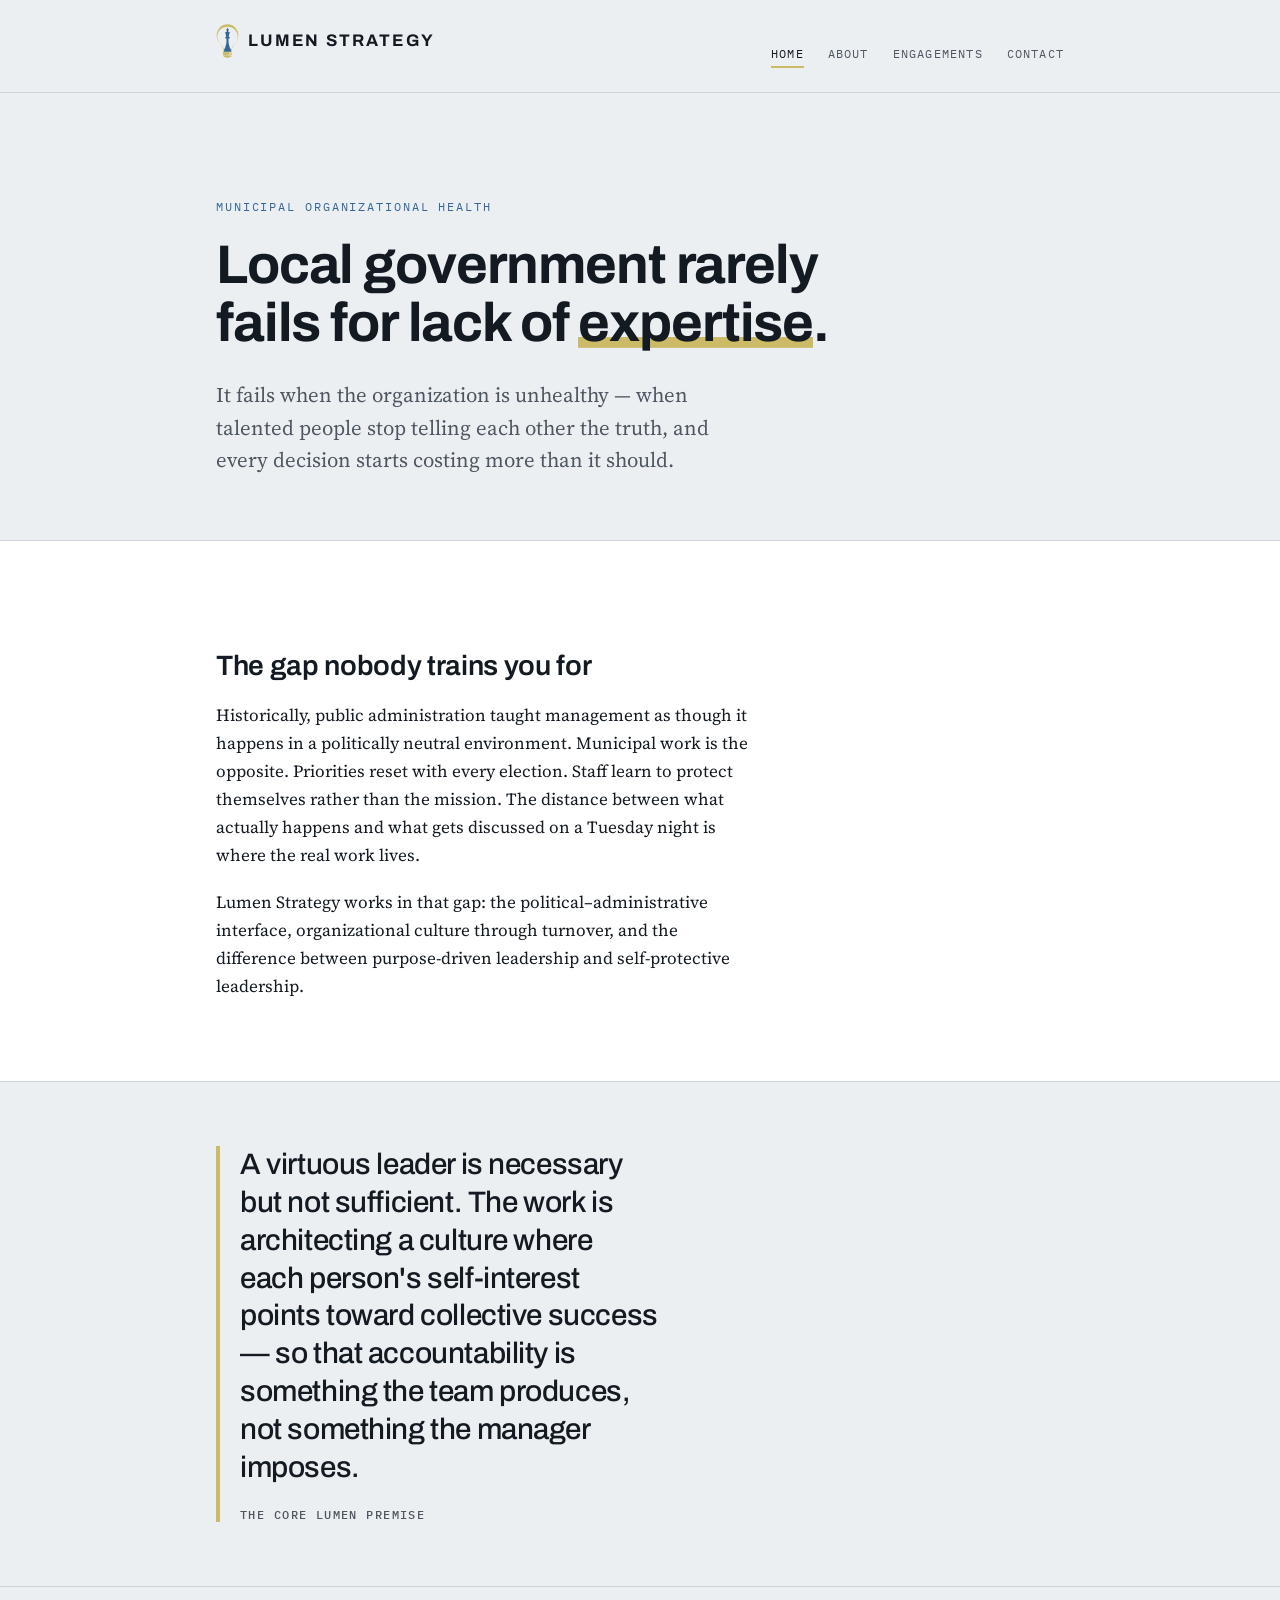
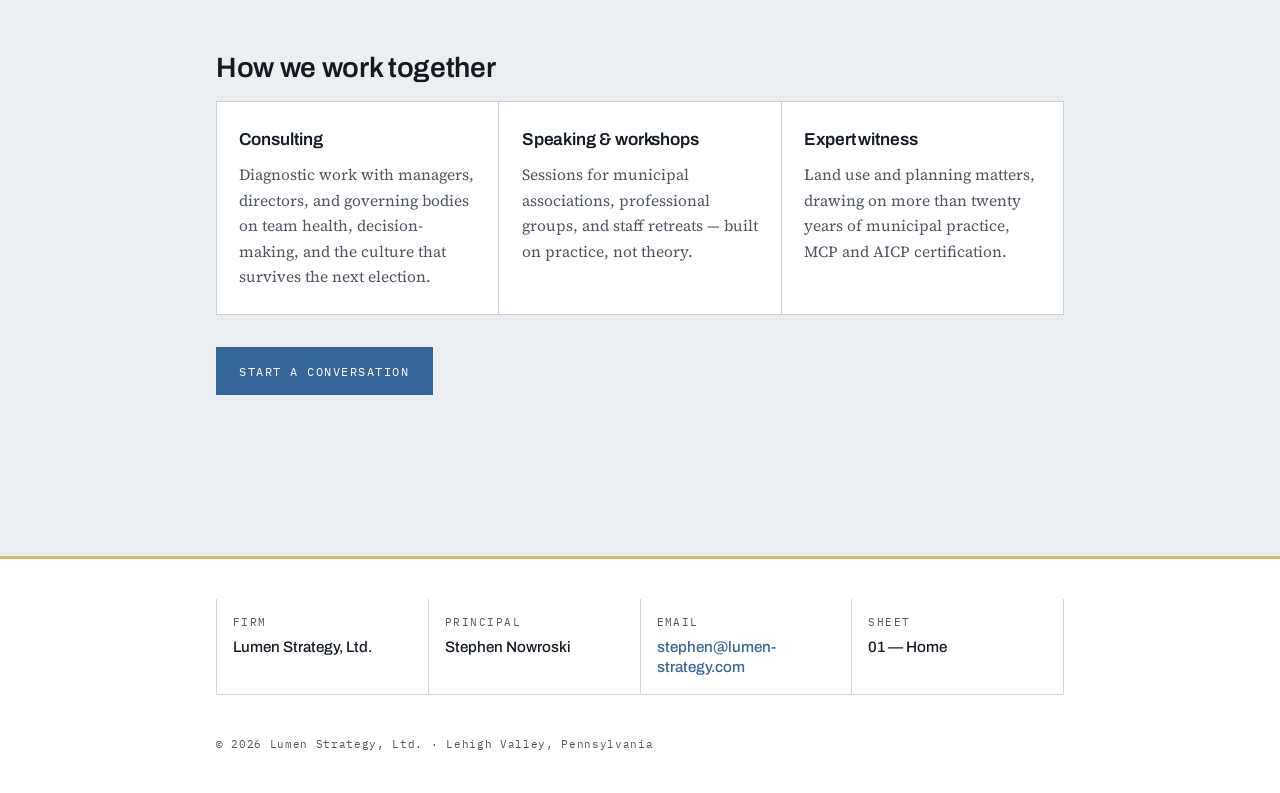
<file: index.html>
<!DOCTYPE html>
<html lang="en">
<head>
<meta charset="utf-8">
<meta name="viewport" content="width=device-width, initial-scale=1">
<title>Lumen Strategy, Ltd. — Municipal organizational health</title>
<meta name="description" content="Lumen Strategy helps municipal organizations build healthy cultures — consulting, speaking, and expert witness services for local government.">
<link rel="preconnect" href="https://fonts.googleapis.com">
<link rel="preconnect" href="https://fonts.gstatic.com" crossorigin>
<link href="https://fonts.googleapis.com/css2?family=Archivo:wght@500;600;700&family=IBM+Plex+Mono:wght@400;600&family=Source+Serif+4:opsz,wght@8..60,400;8..60,600&display=swap" rel="stylesheet">
<link rel="icon" href="images/favicon.png" type="image/png">
<link rel="apple-touch-icon" href="images/favicon.png">
<link rel="stylesheet" href="style.css">
</head>
<body>
<a class="skip" href="#main">Skip to content</a>

<!-- ===== Masthead: identical on every page ===== -->
<header class="masthead">
  <div class="wrap masthead__inner">
    <a class="wordmark" href="index.html">
      <img src="images/lumen-mark.svg" alt="" width="28" height="41"> Lumen Strategy
    </a>
    <nav class="nav" aria-label="Main">
      <a href="index.html" aria-current="page">Home</a>
      <a href="about.html">About</a>
      <a href="engagements.html">Engagements</a>
      <a href="contact.html">Contact</a>
    </nav>
  </div>
</header>

<main id="main">

  <section class="hero">
    <div class="wrap">
      <p class="eyebrow rise">Municipal organizational health</p>
      <h1 class="headline rise">Local government rarely fails for lack of <span class="mark">expertise</span>.</h1>
      <p class="deck rise">It fails when the organization is unhealthy — when talented people stop telling each other the truth, and every decision starts costing more than it should.</p>
    </div>
  </section>

  <section class="band band--white">
    <div class="wrap prose">
      <h2>The gap nobody trains you for</h2>
      <p>Historically, public administration taught management as though it happens in a politically neutral environment. Municipal work is the opposite. Priorities reset with every election. Staff learn to protect themselves rather than the mission. The distance between what actually happens and what gets discussed on a Tuesday night is where the real work lives.</p>
      <p>Lumen Strategy works in that gap: the political–administrative interface, organizational culture through turnover, and the difference between purpose-driven leadership and self-protective leadership.</p>
    </div>
  </section>

  <section class="band">
    <div class="wrap">
      <p class="pull">A virtuous leader is necessary but not sufficient. The work is architecting a culture where each person's self-interest points toward collective success — so that accountability is something the team produces, not something the manager imposes.
        <cite>The core Lumen premise</cite></p>
    </div>
  </section>

  <section class="band band--ruled">
    <div class="wrap">
      <h2>How we work together</h2>
      <ul class="services">
        <li>
          <h3>Consulting</h3>
          <p>Diagnostic work with managers, directors, and governing bodies on team health, decision-making, and the culture that survives the next election.</p>
        </li>
        <li>
          <h3>Speaking &amp; workshops</h3>
          <p>Sessions for municipal associations, professional groups, and staff retreats — built on practice, not theory.</p>
        </li>
        <li>
          <h3>Expert witness</h3>
          <p>Land use and planning matters, drawing on more than twenty years of municipal practice, MCP and AICP certification.</p>
        </li>
      </ul>
      <p style="margin-top:2rem;"><a class="btn" href="contact.html">Start a conversation</a></p>
    </div>
  </section>

</main>

<!-- ===== Title block: identical on every page except the SHEET cell ===== -->
<footer class="titleblock">
  <div class="wrap">
    <dl class="titleblock__grid">
      <div class="cell">
        <dt>Firm</dt>
        <dd>Lumen Strategy, Ltd.</dd>
      </div>
      <div class="cell">
        <dt>Principal</dt>
        <dd>Stephen Nowroski</dd>
      </div>
      <div class="cell">
        <dt>Email</dt>
        <dd><a href="mailto:stephen@lumen-strategy.com">stephen@lumen-strategy.com</a></dd>
      </div>
      <div class="cell">
        <dt>Sheet</dt>
        <dd>01 — Home</dd>
      </div>
    </dl>
    <p class="colophon">&copy; 2026 Lumen Strategy, Ltd. · Lehigh Valley, Pennsylvania</p>
  </div>
</footer>

</body>
</html>
</file>
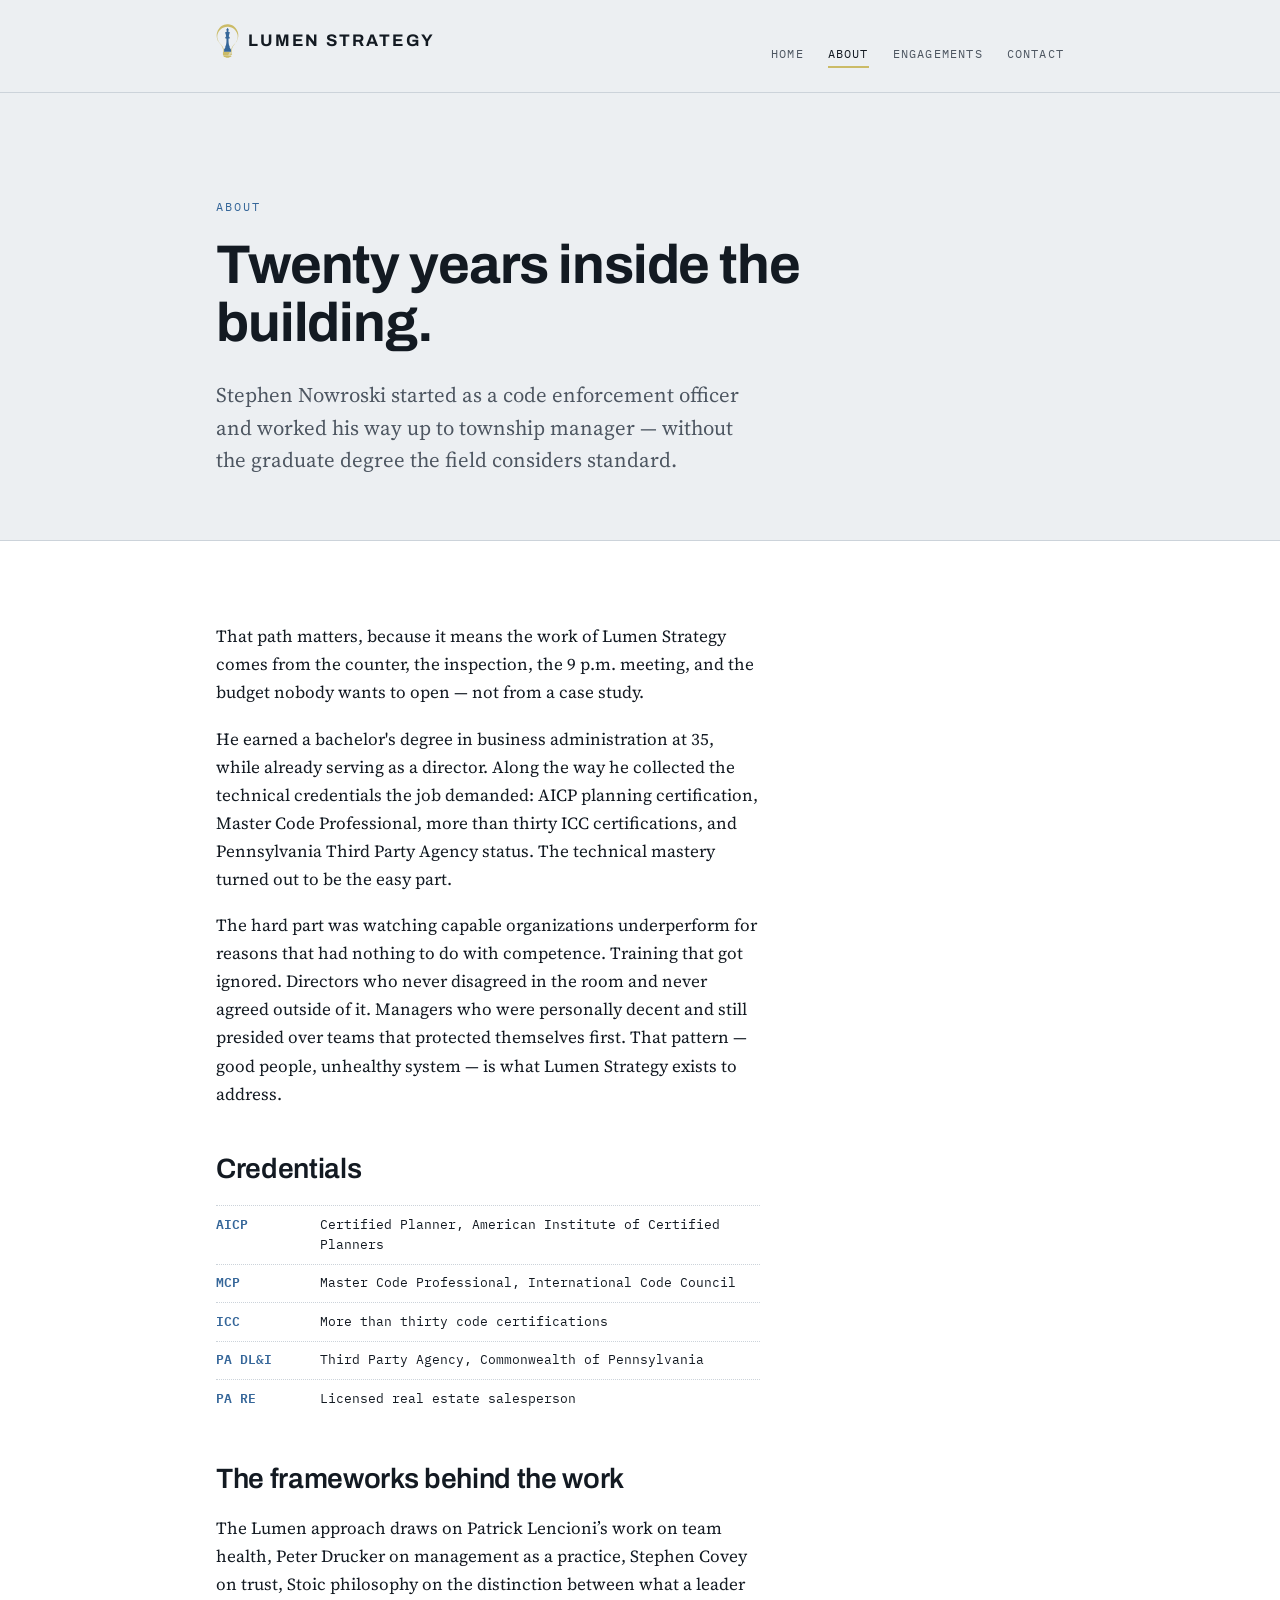
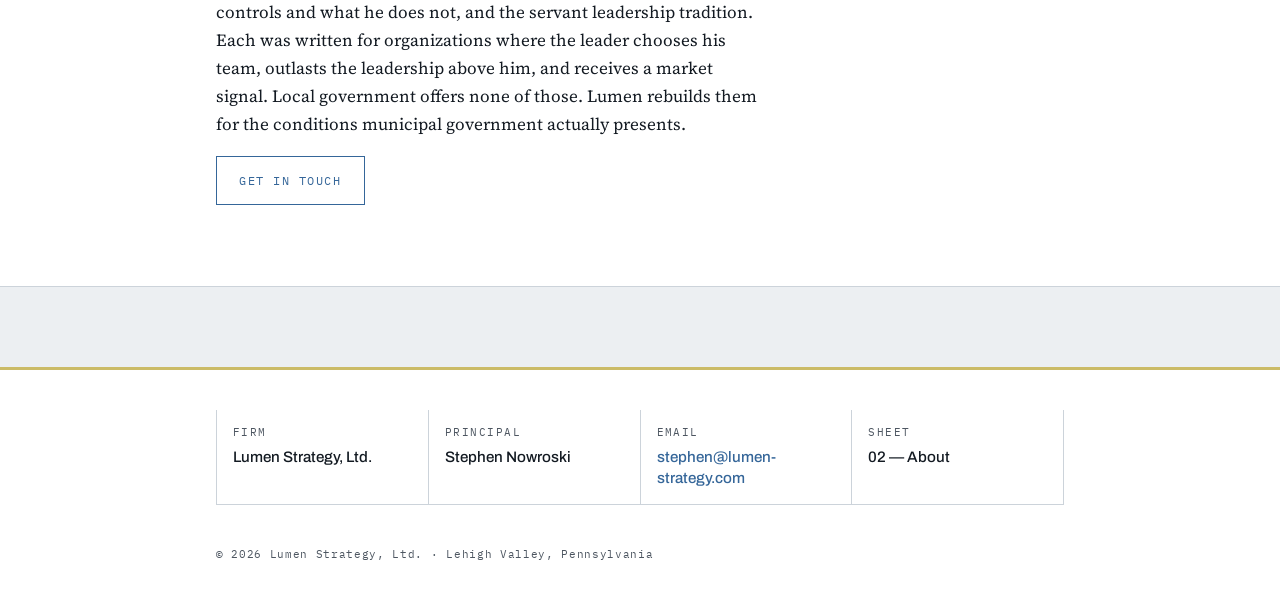
<file: about.html>
<!DOCTYPE html>
<html lang="en">
<head>
<meta charset="utf-8">
<meta name="viewport" content="width=device-width, initial-scale=1">
<title>About — Lumen Strategy, Ltd.</title>
<meta name="description" content="Stephen Nowroski, AICP — twenty years in municipal practice, from code enforcement officer to township manager.">
<link rel="preconnect" href="https://fonts.googleapis.com">
<link rel="preconnect" href="https://fonts.gstatic.com" crossorigin>
<link href="https://fonts.googleapis.com/css2?family=Archivo:wght@500;600;700&family=IBM+Plex+Mono:wght@400;600&family=Source+Serif+4:opsz,wght@8..60,400;8..60,600&display=swap" rel="stylesheet">
<link rel="icon" href="images/favicon.png" type="image/png">
<link rel="apple-touch-icon" href="images/favicon.png">
<link rel="stylesheet" href="style.css">
</head>
<body>
<a class="skip" href="#main">Skip to content</a>

<header class="masthead">
  <div class="wrap masthead__inner">
    <a class="wordmark" href="index.html">
      <img src="images/lumen-mark.svg" alt="" width="28" height="41"> Lumen Strategy
    </a>
    <nav class="nav" aria-label="Main">
      <a href="index.html">Home</a>
      <a href="about.html" aria-current="page">About</a>
      <a href="engagements.html">Engagements</a>
      <a href="contact.html">Contact</a>
    </nav>
  </div>
</header>

<main id="main">

  <section class="hero">
    <div class="wrap">
      <p class="eyebrow rise">About</p>
      <h1 class="headline rise">Twenty years inside the building.</h1>
      <p class="deck rise">Stephen Nowroski started as a code enforcement officer and worked his way up to township manager — without the graduate degree the field considers standard.</p>
    </div>
  </section>

  <section class="band band--white">
    <div class="wrap prose">
      <p>That path matters, because it means the work of Lumen Strategy comes from the counter, the inspection, the 9 p.m. meeting, and the budget nobody wants to open — not from a case study.</p>

      <p>He earned a bachelor's degree in business administration at 35, while already serving as a director. Along the way he collected the technical credentials the job demanded: AICP planning certification, Master Code Professional, more than thirty ICC certifications, and Pennsylvania Third Party Agency status. The technical mastery turned out to be the easy part.</p>

      <p>The hard part was watching capable organizations underperform for reasons that had nothing to do with competence. Training that got ignored. Directors who never disagreed in the room and never agreed outside of it. Managers who were personally decent and still presided over teams that protected themselves first. That pattern — good people, unhealthy system — is what Lumen Strategy exists to address.</p>

      <h2>Credentials</h2>
      <ul class="creds">
        <li><b>AICP</b> Certified Planner, American Institute of Certified Planners</li>
        <li><b>MCP</b> Master Code Professional, International Code Council</li>
        <li><b>ICC</b> More than thirty code certifications</li>
        <li><b>PA DL&amp;I</b> Third Party Agency, Commonwealth of Pennsylvania</li>
        <li><b>PA RE</b> Licensed real estate salesperson</li>
      </ul>

      <h2>The frameworks behind the work</h2>
      <p>The Lumen approach draws on Patrick Lencioni’s work on team health, Peter Drucker on management as a practice, Stephen Covey on trust, Stoic philosophy on the distinction between what a leader controls and what he does not, and the servant leadership tradition. Each was written for organizations where the leader chooses his team, outlasts the leadership above him, and receives a market signal. Local government offers none of those. Lumen rebuilds them for the conditions municipal government actually presents.</p>

      <p><a class="btn btn--quiet" href="contact.html">Get in touch</a></p>
    </div>
  </section>

</main>

<footer class="titleblock">
  <div class="wrap">
    <dl class="titleblock__grid">
      <div class="cell">
        <dt>Firm</dt>
        <dd>Lumen Strategy, Ltd.</dd>
      </div>
      <div class="cell">
        <dt>Principal</dt>
        <dd>Stephen Nowroski</dd>
      </div>
      <div class="cell">
        <dt>Email</dt>
        <dd><a href="mailto:stephen@lumen-strategy.com">stephen@lumen-strategy.com</a></dd>
      </div>
      <div class="cell">
        <dt>Sheet</dt>
        <dd>02 — About</dd>
      </div>
    </dl>
    <p class="colophon">&copy; 2026 Lumen Strategy, Ltd. · Lehigh Valley, Pennsylvania</p>
  </div>
</footer>

</body>
</html>
</file>
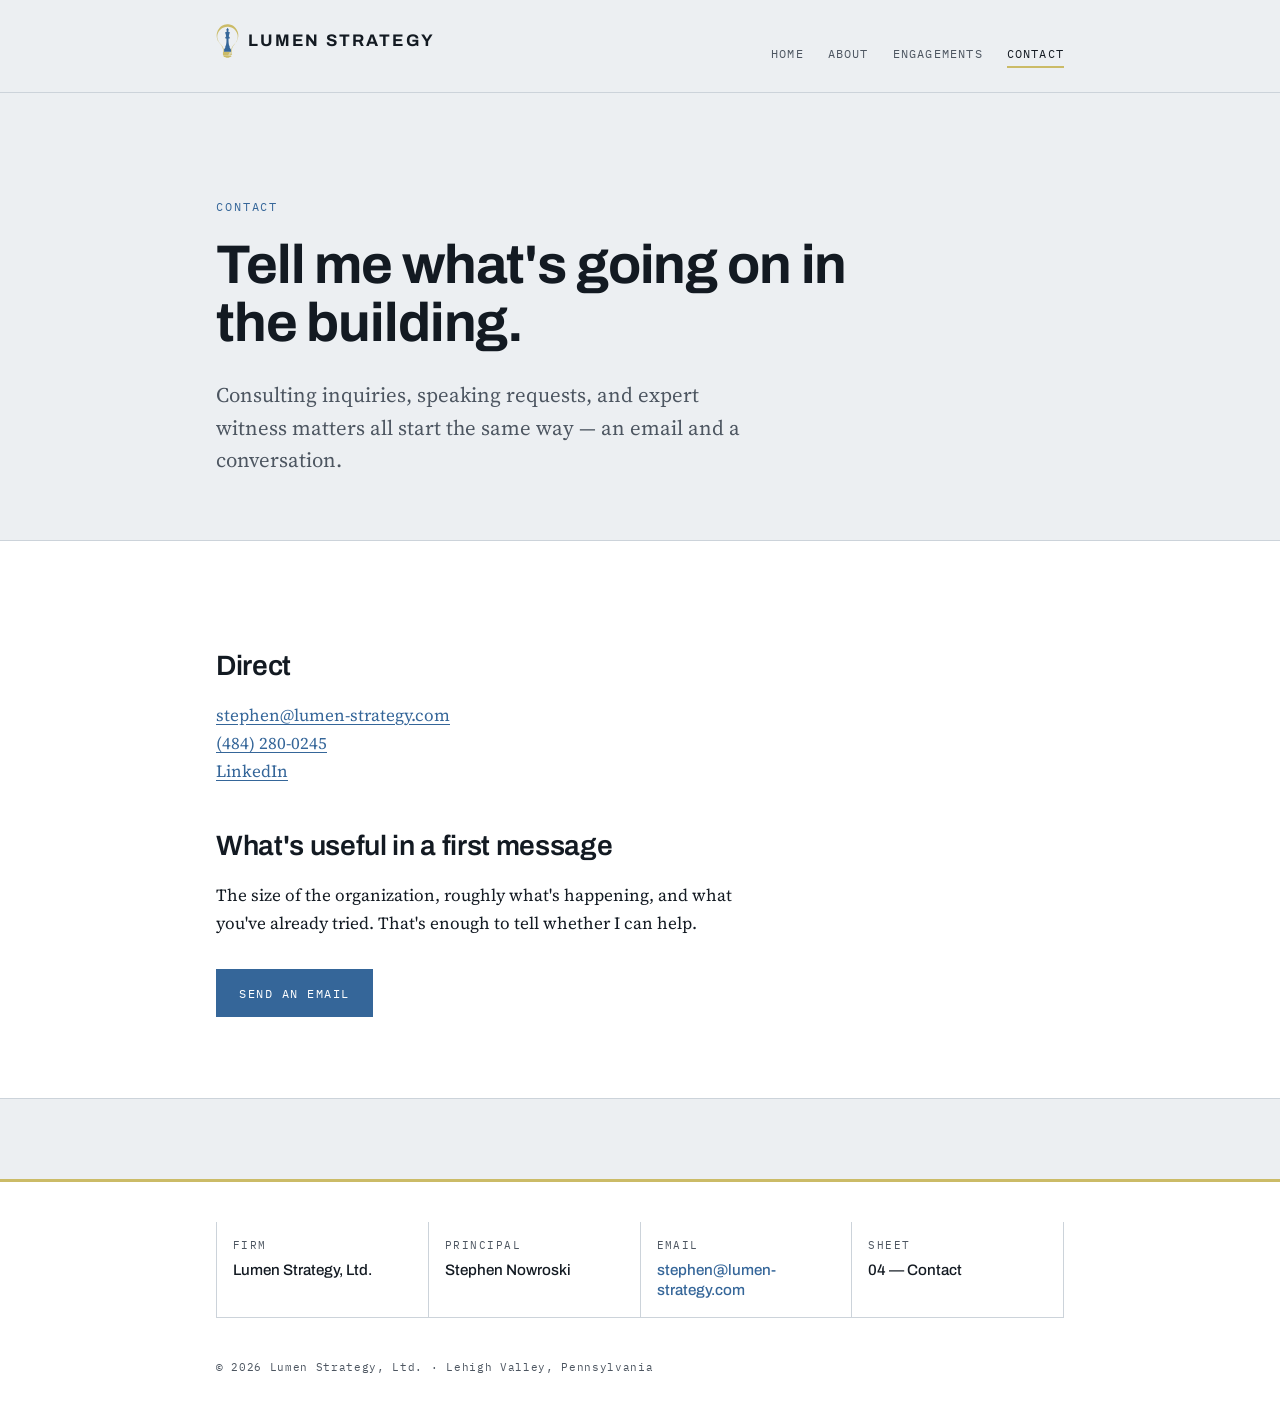
<file: contact.html>
<!DOCTYPE html>
<html lang="en">
<head>
<meta charset="utf-8">
<meta name="viewport" content="width=device-width, initial-scale=1">
<title>Contact — Lumen Strategy, Ltd.</title>
<meta name="description" content="Contact Lumen Strategy, Ltd. about consulting, speaking, or expert witness work.">
<link rel="preconnect" href="https://fonts.googleapis.com">
<link rel="preconnect" href="https://fonts.gstatic.com" crossorigin>
<link href="https://fonts.googleapis.com/css2?family=Archivo:wght@500;600;700&family=IBM+Plex+Mono:wght@400;600&family=Source+Serif+4:opsz,wght@8..60,400;8..60,600&display=swap" rel="stylesheet">
<link rel="icon" href="images/favicon.png" type="image/png">
<link rel="apple-touch-icon" href="images/favicon.png">
<link rel="stylesheet" href="style.css">
</head>
<body>
<a class="skip" href="#main">Skip to content</a>

<header class="masthead">
  <div class="wrap masthead__inner">
    <a class="wordmark" href="index.html">
      <img src="images/lumen-mark.svg" alt="" width="28" height="41"> Lumen Strategy
    </a>
    <nav class="nav" aria-label="Main">
      <a href="index.html">Home</a>
      <a href="about.html">About</a>
      <a href="engagements.html">Engagements</a>
      <a href="contact.html" aria-current="page">Contact</a>
    </nav>
  </div>
</header>

<main id="main">

  <section class="hero">
    <div class="wrap">
      <p class="eyebrow rise">Contact</p>
      <h1 class="headline rise">Tell me what's going on in the building.</h1>
      <p class="deck rise">Consulting inquiries, speaking requests, and expert witness matters all start the same way — an email and a conversation.</p>
    </div>
  </section>

  <section class="band band--white">
    <div class="wrap prose">
      <h2>Direct</h2>
      <p>
        <a href="mailto:stephen@lumen-strategy.com">stephen@lumen-strategy.com</a><br>
        <a href="tel:+14842800245">(484) 280-0245</a><br>
        <a href="https://www.linkedin.com/in/snowroski/" rel="noopener">LinkedIn</a>
      </p>

      <h2>What's useful in a first message</h2>
      <p>The size of the organization, roughly what's happening, and what you've already tried. That's enough to tell whether I can help.</p>

      <p style="margin-top:2rem;"><a class="btn" href="mailto:stephen@lumen-strategy.com">Send an email</a></p>
    </div>
  </section>

</main>

<footer class="titleblock">
  <div class="wrap">
    <dl class="titleblock__grid">
      <div class="cell">
        <dt>Firm</dt>
        <dd>Lumen Strategy, Ltd.</dd>
      </div>
      <div class="cell">
        <dt>Principal</dt>
        <dd>Stephen Nowroski</dd>
      </div>
      <div class="cell">
        <dt>Email</dt>
        <dd><a href="mailto:stephen@lumen-strategy.com">stephen@lumen-strategy.com</a></dd>
      </div>
      <div class="cell">
        <dt>Sheet</dt>
        <dd>04 — Contact</dd>
      </div>
    </dl>
    <p class="colophon">&copy; 2026 Lumen Strategy, Ltd. · Lehigh Valley, Pennsylvania</p>
  </div>
</footer>

</body>
</html>
</file>
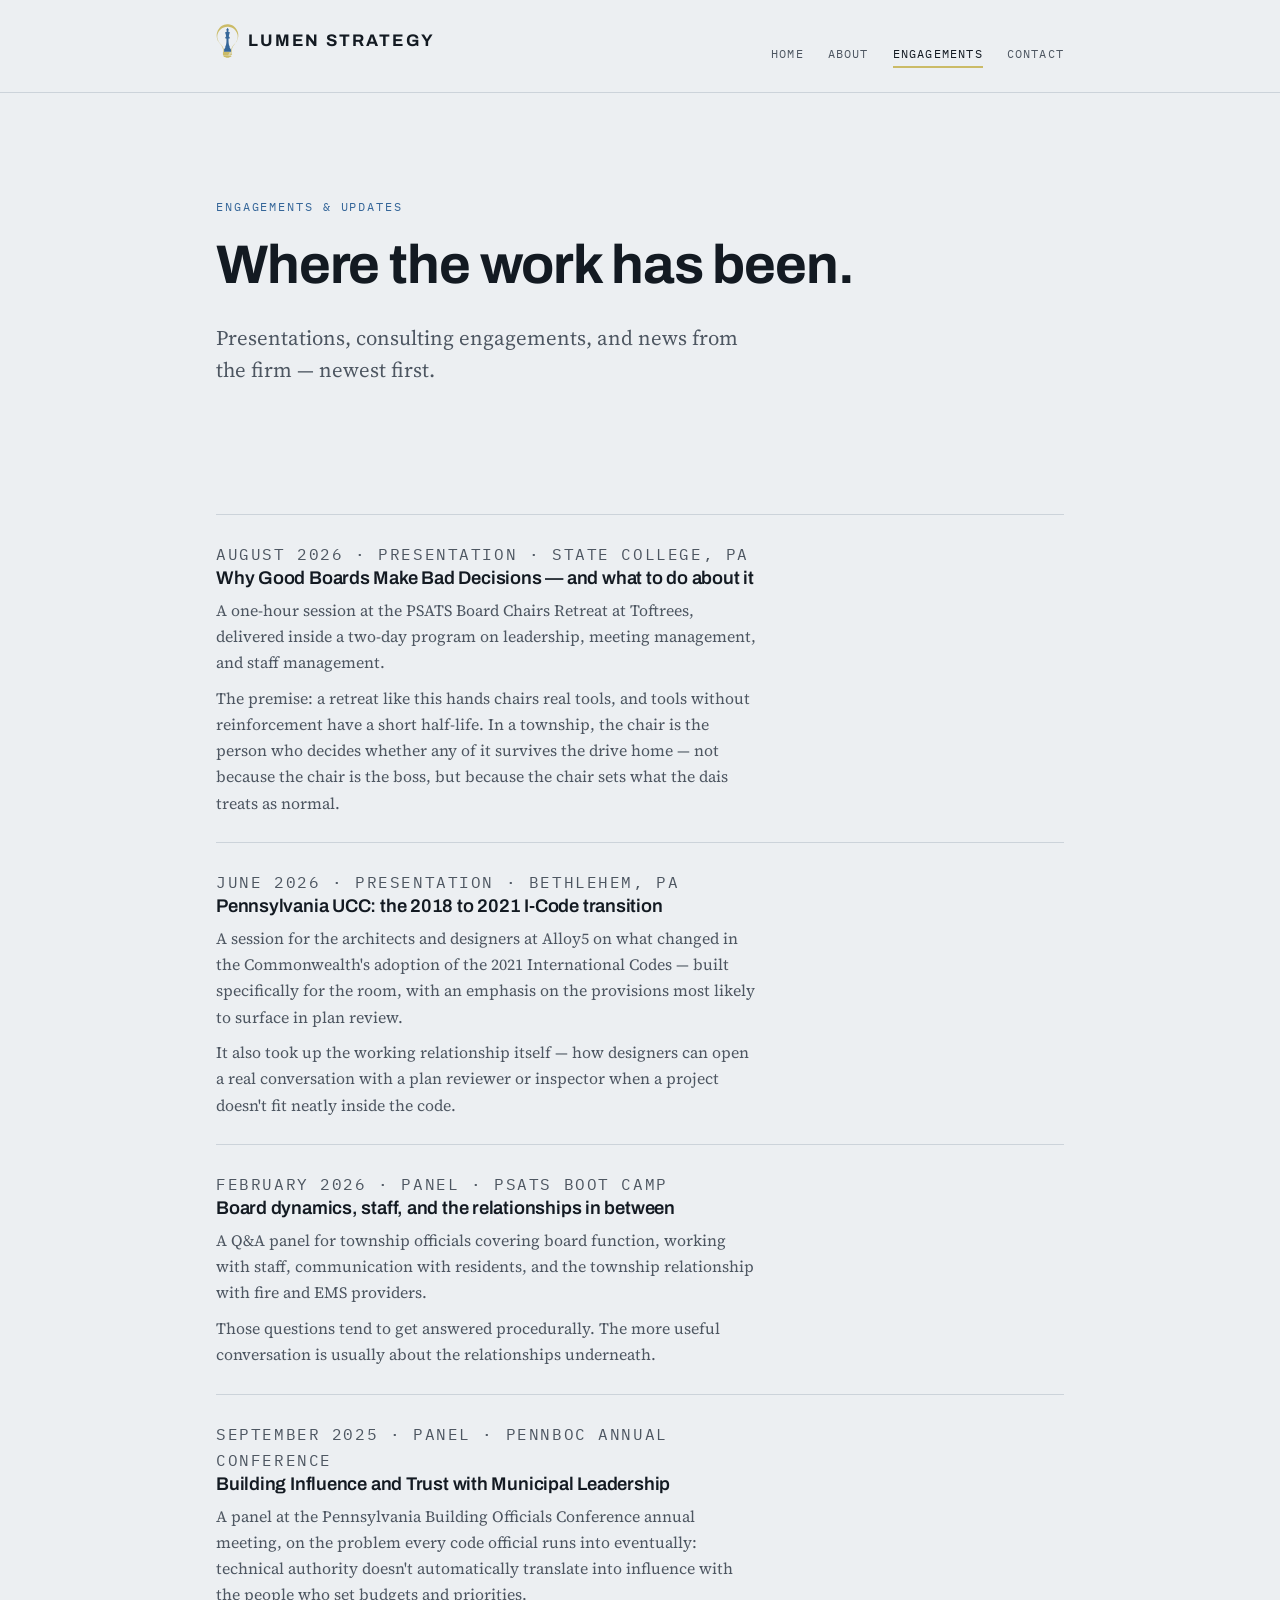
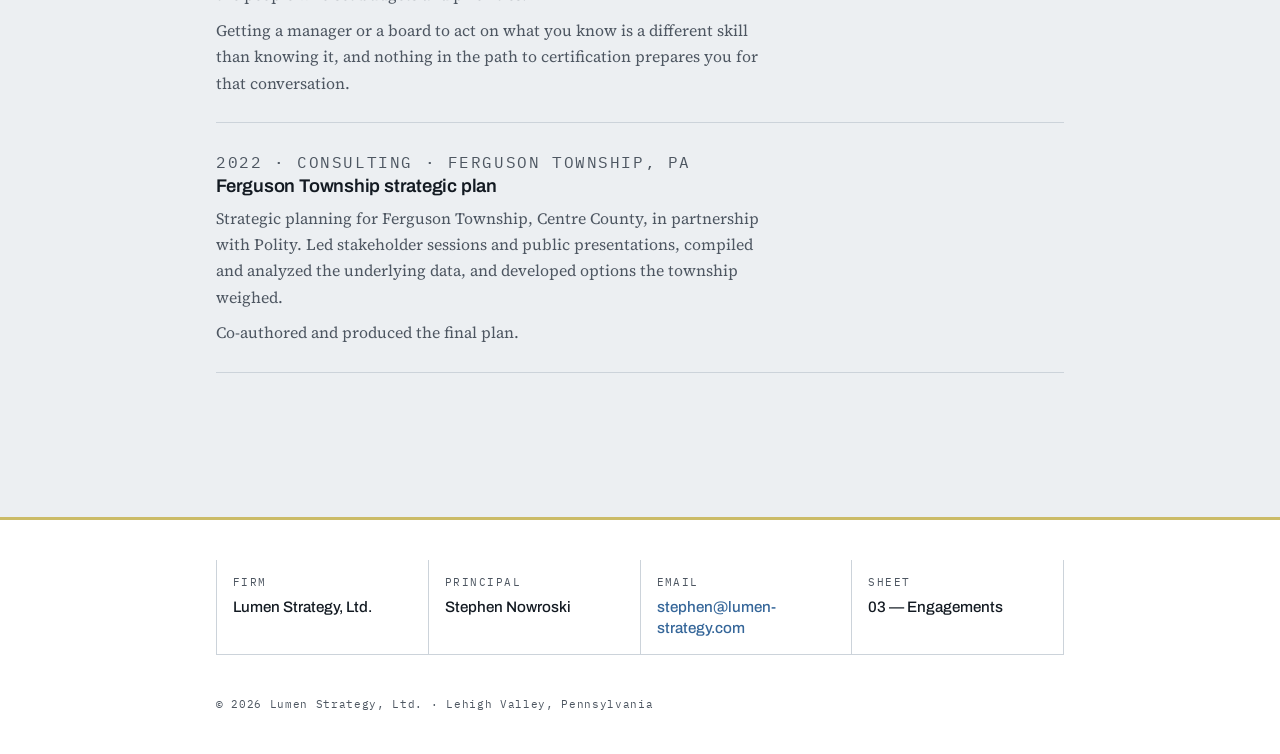
<file: engagements.html>
<!DOCTYPE html>
<html lang="en">
<head>
<meta charset="utf-8">
<meta name="viewport" content="width=device-width, initial-scale=1">
<title>Engagements — Lumen Strategy, Ltd.</title>
<meta name="description" content="Recent engagements, presentations, and firm updates from Lumen Strategy, Ltd.">
<link rel="preconnect" href="https://fonts.googleapis.com">
<link rel="preconnect" href="https://fonts.gstatic.com" crossorigin>
<link href="https://fonts.googleapis.com/css2?family=Archivo:wght@500;600;700&family=IBM+Plex+Mono:wght@400;600&family=Source+Serif+4:opsz,wght@8..60,400;8..60,600&display=swap" rel="stylesheet">
<link rel="icon" href="images/favicon.png" type="image/png">
<link rel="apple-touch-icon" href="images/favicon.png">
<link rel="stylesheet" href="style.css">
</head>
<body>
<a class="skip" href="#main">Skip to content</a>

<header class="masthead">
  <div class="wrap masthead__inner">
    <a class="wordmark" href="index.html">
      <img src="images/lumen-mark.svg" alt="" width="28" height="41"> Lumen Strategy
    </a>
    <nav class="nav" aria-label="Main">
      <a href="index.html">Home</a>
      <a href="about.html">About</a>
      <a href="engagements.html" aria-current="page">Engagements</a>
      <a href="contact.html">Contact</a>
    </nav>
  </div>
</header>

<main id="main">

  <section class="hero">
    <div class="wrap">
      <p class="eyebrow rise">Engagements &amp; updates</p>
      <h1 class="headline rise">Where the work has been.</h1>
      <p class="deck rise">Presentations, consulting engagements, and news from the firm — newest first.</p>
    </div>
  </section>

  <section class="band">
    <div class="wrap">
      <ul class="entries">

        <!-- ===================================================================
             TO ADD A NEW ENGAGEMENT: copy everything between the <li> and </li>
             below, paste it directly above this comment block, and edit it.
             Newest entries go at the top.
             Delete the <figure> block if there's no photo.
             =================================================================== -->

        <li>
          <p class="entry__meta">August 2026 · Presentation · State College, PA</p>
          <h2 class="entry__title">Why Good Boards Make Bad Decisions — and what to do about it</h2>
          <p>A one-hour session at the PSATS Board Chairs Retreat at Toftrees, delivered inside a two-day program on leadership, meeting management, and staff management.</p>
          <p>The premise: a retreat like this hands chairs real tools, and tools without reinforcement have a short half-life. In a township, the chair is the person who decides whether any of it survives the drive home — not because the chair is the boss, but because the chair sets what the dais treats as normal.</p>

          <!-- To add a photo, remove the two lines below and put your image in the images folder.
          <figure class="entry__figure">
            <img src="images/psats-2026.jpg" alt="Session at the PSATS Board Chairs Retreat" width="1200" height="800">
            <figcaption>PSATS Board Chairs Retreat, Toftrees.</figcaption>
          </figure>
          -->
        </li>
        
        <li>
          <p class="entry__meta">June 2026 · Presentation · Bethlehem, PA</p>
          <h2 class="entry__title">Pennsylvania UCC: the 2018 to 2021 I-Code transition</h2>
          <p>A session for the architects and designers at Alloy5 on what changed in the Commonwealth's adoption of the 2021 International Codes — built specifically for the room, with an emphasis on the provisions most likely to surface in plan review.</p>
          <p>It also took up the working relationship itself — how designers can open a real conversation with a plan reviewer or inspector when a project doesn't fit neatly inside the code.</p>

        </li>

        <li>
          <p class="entry__meta">February 2026 · Panel · PSATS Boot Camp</p>
          <h2 class="entry__title">Board dynamics, staff, and the relationships in between</h2>
          <p>A Q&amp;A panel for township officials covering board function, working with staff, communication with residents, and the township relationship with fire and EMS providers.</p>
          <p>Those questions tend to get answered procedurally. The more useful conversation is usually about the relationships underneath.</p>
        </li>
        
        <li>
          <p class="entry__meta">September 2025 · Panel · PennBOC Annual Conference</p>
          <h2 class="entry__title">Building Influence and Trust with Municipal Leadership</h2>
          <p>A panel at the Pennsylvania Building Officials Conference annual meeting, on the problem every code official runs into eventually: technical authority doesn't automatically translate into influence with the people who set budgets and priorities.</p>
          <p>Getting a manager or a board to act on what you know is a different skill than knowing it, and nothing in the path to certification prepares you for that conversation.</p>
       
        </li>
        
        <li>
          <p class="entry__meta">2022 · Consulting · Ferguson Township, PA</p>
          <h2 class="entry__title">Ferguson Township strategic plan</h2>
          <p>Strategic planning for Ferguson Township, Centre County, in partnership with Polity. Led stakeholder sessions and public presentations, compiled and analyzed the underlying data, and developed options the township weighed.</p>
          <p>Co-authored and produced the final plan.</p>
        </li>
        
      </ul>
    </div>
  </section>

</main>

<footer class="titleblock">
  <div class="wrap">
    <dl class="titleblock__grid">
      <div class="cell">
        <dt>Firm</dt>
        <dd>Lumen Strategy, Ltd.</dd>
      </div>
      <div class="cell">
        <dt>Principal</dt>
        <dd>Stephen Nowroski</dd>
      </div>
      <div class="cell">
        <dt>Email</dt>
        <dd><a href="mailto:stephen@lumen-strategy.com">stephen@lumen-strategy.com</a></dd>
      </div>
      <div class="cell">
        <dt>Sheet</dt>
        <dd>03 — Engagements</dd>
      </div>
    </dl>
    <p class="colophon">&copy; 2026 Lumen Strategy, Ltd. · Lehigh Valley, Pennsylvania</p>
  </div>
</footer>

</body>
</html>
</file>
<file: style.css>
/* ==========================================================================
   Lumen Strategy, Ltd. — site styles
   Edit colors and fonts here; every page uses this one file.
   ========================================================================== */

:root {
  /* Lumen brand */
  --blue:      #356699;   /* primary — links, buttons, structure */
  --blue-deep: #24486d;   /* hover states on solid blue */
  --gold:      #cbbb67;   /* accent — decorative only, never text */
  --gold-deep: #7a6b22;   /* the readable gold, for text and links */

  --ink:       #131a22;
  --ink-soft:  #4d5661;
  --paper:     #eceff2;
  --white:     #ffffff;
  --rule:      #ccd3da;

  --display: "Archivo", system-ui, sans-serif;
  --body:    "Source Serif 4", Georgia, serif;
  --mono:    "IBM Plex Mono", ui-monospace, monospace;

  --measure: 34rem;
  --gutter:  clamp(1.25rem, 5vw, 3.5rem);
}

*, *::before, *::after { box-sizing: border-box; }

html { -webkit-text-size-adjust: 100%; }

body {
  margin: 0;
  background: var(--paper);
  color: var(--ink);
  font-family: var(--body);
  font-size: 1.0625rem;
  line-height: 1.65;
  font-synthesis-weight: none;
}

img { max-width: 100%; height: auto; display: block; }

a { color: var(--blue); text-underline-offset: 0.2em; }
a:hover { color: var(--gold-deep); }

:focus-visible {
  outline: 2px solid var(--blue);
  outline-offset: 3px;
}

.wrap {
  width: 100%;
  max-width: 60rem;
  margin-inline: auto;
  padding-inline: var(--gutter);
}

.skip {
  position: absolute;
  left: -9999px;
}
.skip:focus {
  left: var(--gutter);
  top: 0.75rem;
  z-index: 10;
  background: var(--white);
  padding: 0.5rem 0.75rem;
  font-family: var(--mono);
  font-size: 0.8rem;
}

/* --- Masthead ------------------------------------------------------------ */

.masthead {
  border-bottom: 1px solid var(--rule);
  background: var(--paper);
}

.masthead__inner {
  display: flex;
  flex-wrap: wrap;
  align-items: baseline;
  justify-content: space-between;
  gap: 0.75rem 2rem;
  padding-block: 1.5rem;
}

.wordmark {
  font-family: var(--display);
  font-weight: 700;
  font-size: 1.05rem;
  letter-spacing: 0.13em;
  text-transform: uppercase;
  color: var(--ink);
  text-decoration: none;
  display: inline-flex;
  align-items: center;
  gap: 0.6rem;
}
.wordmark:hover { color: var(--ink); }

.wordmark::before {
  content: "";
  width: 0.7rem;
  height: 0.7rem;
  background: var(--gold);
  flex: none;
}

.nav {
  display: flex;
  flex-wrap: wrap;
  gap: 0.35rem 1.5rem;
  font-family: var(--mono);
  font-size: 0.74rem;
  letter-spacing: 0.1em;
  text-transform: uppercase;
}

.nav a {
  color: var(--ink-soft);
  text-decoration: none;
  padding-block: 0.15rem;
  border-bottom: 2px solid transparent;
}
.nav a:hover { color: var(--ink); border-bottom-color: var(--rule); }
.nav a[aria-current="page"] { color: var(--ink); border-bottom-color: var(--gold); }

/* --- Type ---------------------------------------------------------------- */

.eyebrow {
  font-family: var(--mono);
  font-size: 0.74rem;
  letter-spacing: 0.16em;
  text-transform: uppercase;
  color: var(--blue);
  margin: 0 0 1.25rem;
}

.headline {
  font-family: var(--display);
  font-weight: 700;
  font-size: clamp(1.95rem, 5.4vw, 3.4rem);
  line-height: 1.06;
  letter-spacing: -0.021em;
  margin: 0;
  max-width: 22ch;
}

.headline .mark {
  background-image: linear-gradient(var(--gold), var(--gold));
  background-repeat: no-repeat;
  background-position: 0 92%;
  background-size: 100% 0.2em;
}

.deck {
  font-size: clamp(1.1rem, 2.1vw, 1.3rem);
  line-height: 1.55;
  color: var(--ink-soft);
  max-width: var(--measure);
  margin: 1.75rem 0 0;
}

h2 {
  font-family: var(--display);
  font-weight: 600;
  font-size: clamp(1.35rem, 2.7vw, 1.75rem);
  line-height: 1.2;
  letter-spacing: -0.012em;
  margin: 0 0 1rem;
}

h3 {
  font-family: var(--display);
  font-weight: 600;
  font-size: 1.08rem;
  letter-spacing: -0.005em;
  margin: 0 0 0.5rem;
}

p { max-width: var(--measure); }

.prose > * + * { margin-top: 1.15rem; }
.prose > h2 { margin-top: 2.75rem; }

/* --- Sections ------------------------------------------------------------ */

.hero { padding-block: clamp(3.5rem, 9vw, 6.5rem) clamp(2.5rem, 6vw, 4rem); }

.band { padding-block: clamp(2.5rem, 6vw, 4rem); }
.band--ruled { border-top: 1px solid var(--rule); }
.band--white { background: var(--white); border-block: 1px solid var(--rule); }

/* --- Pull statement ------------------------------------------------------ */

.pull {
  font-family: var(--display);
  font-weight: 500;
  font-size: clamp(1.25rem, 3vw, 1.85rem);
  line-height: 1.28;
  letter-spacing: -0.014em;
  max-width: 26ch;
  margin: 0;
  padding-left: 1.25rem;
  border-left: 4px solid var(--gold);
}

.pull cite {
  display: block;
  font-family: var(--mono);
  font-style: normal;
  font-size: 0.74rem;
  letter-spacing: 0.12em;
  text-transform: uppercase;
  color: var(--ink-soft);
  margin-top: 1.25rem;
}

/* --- Service list -------------------------------------------------------- */

.services {
  list-style: none;
  margin: 0;
  padding: 0;
  display: grid;
  gap: 1px;
  background: var(--rule);
  border: 1px solid var(--rule);
}

@media (min-width: 46rem) {
  .services { grid-template-columns: repeat(3, 1fr); }
}

.services li {
  background: var(--white);
  padding: 1.5rem 1.4rem;
}

.services p {
  margin: 0;
  font-size: 0.97rem;
  color: var(--ink-soft);
}

/* --- Entry list (engagements, writing) ----------------------------------- */

.entries {
  list-style: none;
  margin: 0;
  padding: 0;
}

.entries > li {
  padding-block: 1.6rem;
  border-top: 1px solid var(--rule);
}
.entries > li:last-child { border-bottom: 1px solid var(--rule); }

.entry__meta {
  font-family: var(--mono);
  font-size: 0.74rem;
  letter-spacing: 0.1em;
  text-transform: uppercase;
  color: var(--ink-soft);
  margin: 0 0 0.45rem;
}

.entry__title {
  font-family: var(--display);
  font-weight: 600;
  font-size: 1.15rem;
  line-height: 1.3;
  margin: 0 0 0.45rem;
}
.entry__title a { text-decoration: none; }
.entry__title a:hover { text-decoration: underline; }

.entries p { margin: 0; color: var(--ink-soft); font-size: 0.99rem; }
.entries p + p { margin-top: 0.6rem; }

.entry__figure { margin: 1.1rem 0 0; }
.entry__figure img { border: 1px solid var(--rule); }
.entry__figure figcaption {
  font-family: var(--mono);
  font-size: 0.72rem;
  letter-spacing: 0.06em;
  color: var(--ink-soft);
  margin-top: 0.5rem;
}

/* --- Credential list ----------------------------------------------------- */

.creds {
  list-style: none;
  margin: 1.25rem 0 0;
  padding: 0;
  font-family: var(--mono);
  font-size: 0.83rem;
  line-height: 1.5;
  max-width: var(--measure);
}

.creds li {
  display: flex;
  gap: 1rem;
  padding-block: 0.55rem;
  border-top: 1px dotted var(--rule);
}

.creds b {
  flex: none;
  width: 5.5rem;
  font-weight: 600;
  color: var(--blue);
}

/* --- Buttons ------------------------------------------------------------- */

.btn {
  display: inline-block;
  font-family: var(--mono);
  font-size: 0.78rem;
  letter-spacing: 0.12em;
  text-transform: uppercase;
  text-decoration: none;
  color: var(--white);
  background: var(--blue);
  padding: 0.8rem 1.4rem;
  border: 1px solid var(--blue);
}
.btn:hover { background: var(--blue-deep); border-color: var(--blue-deep); color: var(--white); }

.btn--quiet {
  background: transparent;
  color: var(--blue);
}
.btn--quiet:hover { background: var(--blue); color: var(--white); }

/* --- Title block (footer) ------------------------------------------------
   Modeled on the title block in the corner of a plan sheet.
   -------------------------------------------------------------------------- */

.titleblock {
  margin-top: clamp(3rem, 8vw, 5rem);
  border-top: 3px solid var(--gold);
  background: var(--white);
}

.titleblock__grid {
  display: grid;
  grid-template-columns: 1fr;
  gap: 1px;
  background: var(--rule);
  border-inline: 1px solid var(--rule);
  border-bottom: 1px solid var(--rule);
  margin-block: 2.5rem;
}

@media (min-width: 34rem) {
  .titleblock__grid { grid-template-columns: repeat(2, 1fr); }
}
@media (min-width: 58rem) {
  .titleblock__grid { grid-template-columns: repeat(4, 1fr); }
}

.cell {
  background: var(--white);
  padding: 0.9rem 1rem 1rem;
  min-height: 4.5rem;
}

.cell dt {
  font-family: var(--mono);
  font-size: 0.66rem;
  letter-spacing: 0.14em;
  text-transform: uppercase;
  color: var(--ink-soft);
  margin: 0 0 0.35rem;
}

.cell dd {
  margin: 0;
  font-family: var(--display);
  font-size: 0.95rem;
  font-weight: 500;
  line-height: 1.35;
}
.cell dd a { text-decoration: none; }
.cell dd a:hover { text-decoration: underline; }

.colophon {
  font-family: var(--mono);
  font-size: 0.7rem;
  letter-spacing: 0.06em;
  color: var(--ink-soft);
  padding-bottom: 2.5rem;
  margin: 0;
  max-width: none;
}

/* --- Motion -------------------------------------------------------------- */

.rise {
  animation: rise 0.7s cubic-bezier(0.2, 0.7, 0.3, 1) both;
}
.rise:nth-child(2) { animation-delay: 0.08s; }
.rise:nth-child(3) { animation-delay: 0.16s; }

@keyframes rise {
  from { opacity: 0; transform: translateY(0.7rem); }
  to   { opacity: 1; transform: none; }
}

@media (prefers-reduced-motion: reduce) {
  .rise { animation: none; }
  * { transition: none !important; }
}

/* --- Logo in the masthead ------------------------------------------------
   The mark sits beside the wordmark text. The alt attribute on the image is
   intentionally empty because the text next to it already says the name.
   -------------------------------------------------------------------------- */

.wordmark img {
  height: 2.1rem;
  width: auto;
  flex: none;
}

.wordmark::before { display: none; }
</file>
